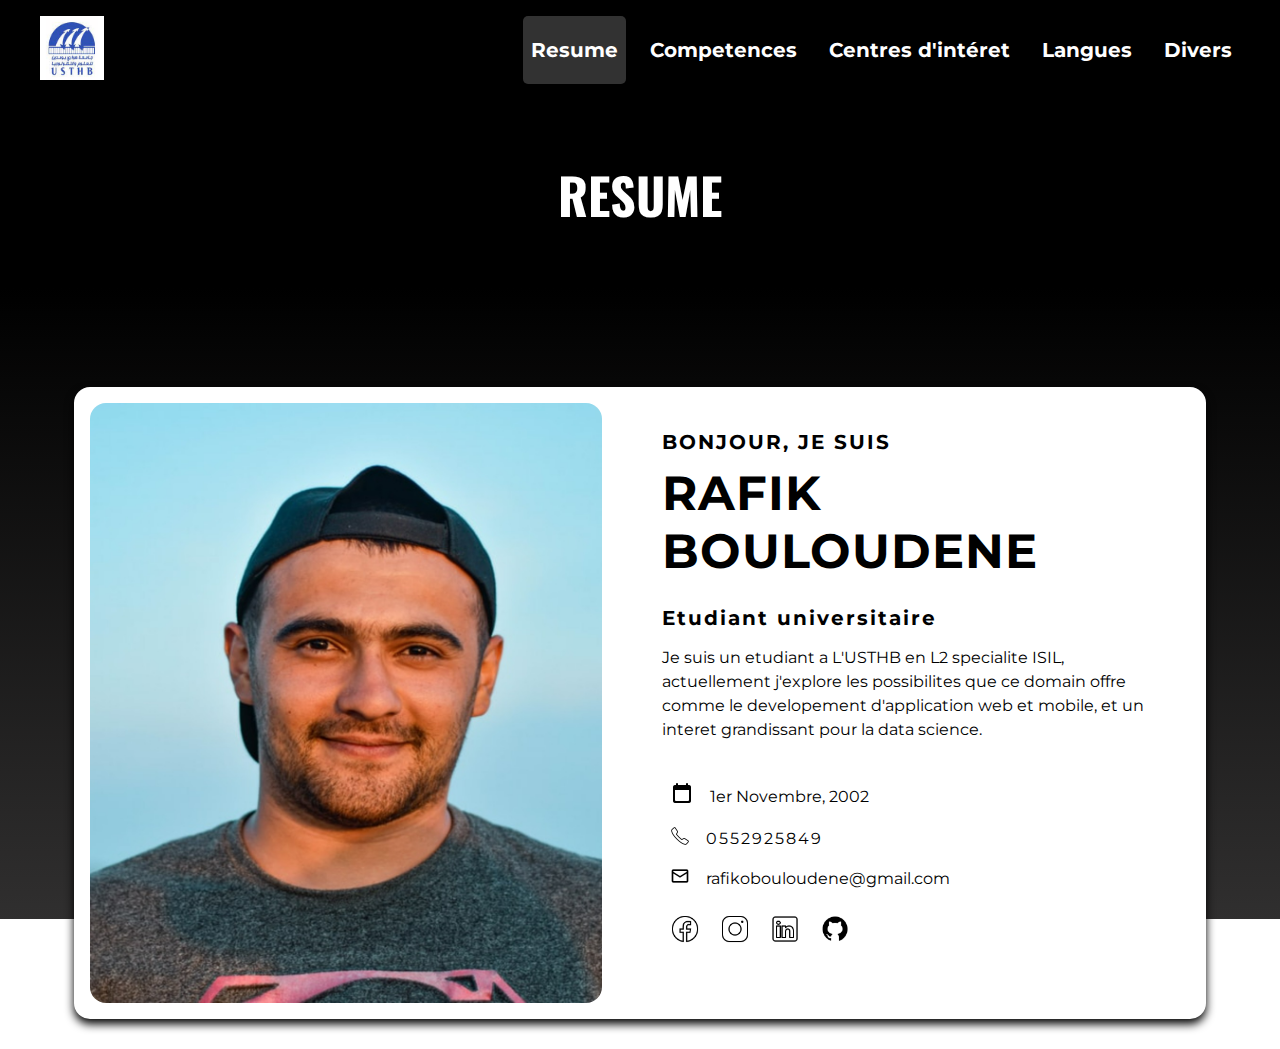
<file: index.html>
<!DOCTYPE html>
<html lang="en">

<head>
    <meta charset="UTF-8">
    <meta http-equiv="X-UA-Compatible" content="IE=edge">
    <meta name="viewport" content="width=device-width, initial-scale=1.0">
    <link rel="stylesheet" href="style.css">
    <script src="javas.js" defer></script>
    <title>Resume</title>
</head>

<body>

    <nav>
        <div class="image-container">
            <a href="https://www.usthb.dz/fr">
                <img src="images/usthb.png" title="USTHB">
            </a>
        </div>
        <ul class="links">
            <li id="resume" class="underline" style="background-color: rgb(50, 50, 50); border-radius: 5px;"><a href="index.html">Resume</a></li>
            <li id="comp"><a href="competence.html">Competences</a></li>
            <li id="interet"><a href="intrest.html" id="int">
                Centres
                    d'intéret
            </a>
            </li>
            <li><a href="langue.html">Langues</a></li>
            <li id="divers"><a href="divers.html">Divers</a></li>
        </ul>
        <div class="burger">
            <div class="line-1"></div>
            <div class="line-2"></div>
            <div class="line-3"></div>
        </div>
    </nav>
    <div class="for-animation">
        <div class="mobile-nav">
            <a href="index.html">Resume</a>
            <a href="competence.html">Competences</a>
            <a href="intrest.html">Centres d'interet</a>
            <a href="langue.html">Langues</a>
            <a href="divers.html">Divers</a>
           </div>
    </div>
    <div class="band"><h1>RESUME</h1></div>
   
    <div class="content-container" style="padding: 0px;">
        <div class="resume-content">
            <div class="banner">
                <div class="pfp-container"><img src="images/cvImageportrait.jpeg"></div>
                <div class="about">
                    <h4>BONJOUR, JE SUIS</h4>
                    <h3>RAFIK BOULOUDENE</h3>
                    <h4>Etudiant universitaire</h4>
                    <p>Je suis un etudiant a L'USTHB en L2 specialite ISIL, actuellement j'explore les possibilites que ce domain offre
                        comme le developement d'application web et mobile, et un interet grandissant pour la data science.
                    </p>
                    <ul class="list basic-info">
                    <li class="calendar">1er Novembre, 2002</li>
                    <li class="phone">0552925849</li>
                    <li class="mail">rafikobouloudene@gmail.com</li>
                    </ul>
                    <div class="socials">
                        <a href="#"><img src="images/icons8-facebook-50.png"></a>
                        <a href="#"><img src="images/icons8-instagram-50.png"></a>
                        <a href="#"><img src="images/icons8-linkedin-50.png"></a>
                        <a href="#"><img src="images/icons8-github-48.png"></a>
                    </div>
                </div>
            </div>
        </div>
    </div>


</body>

</html>
</file>
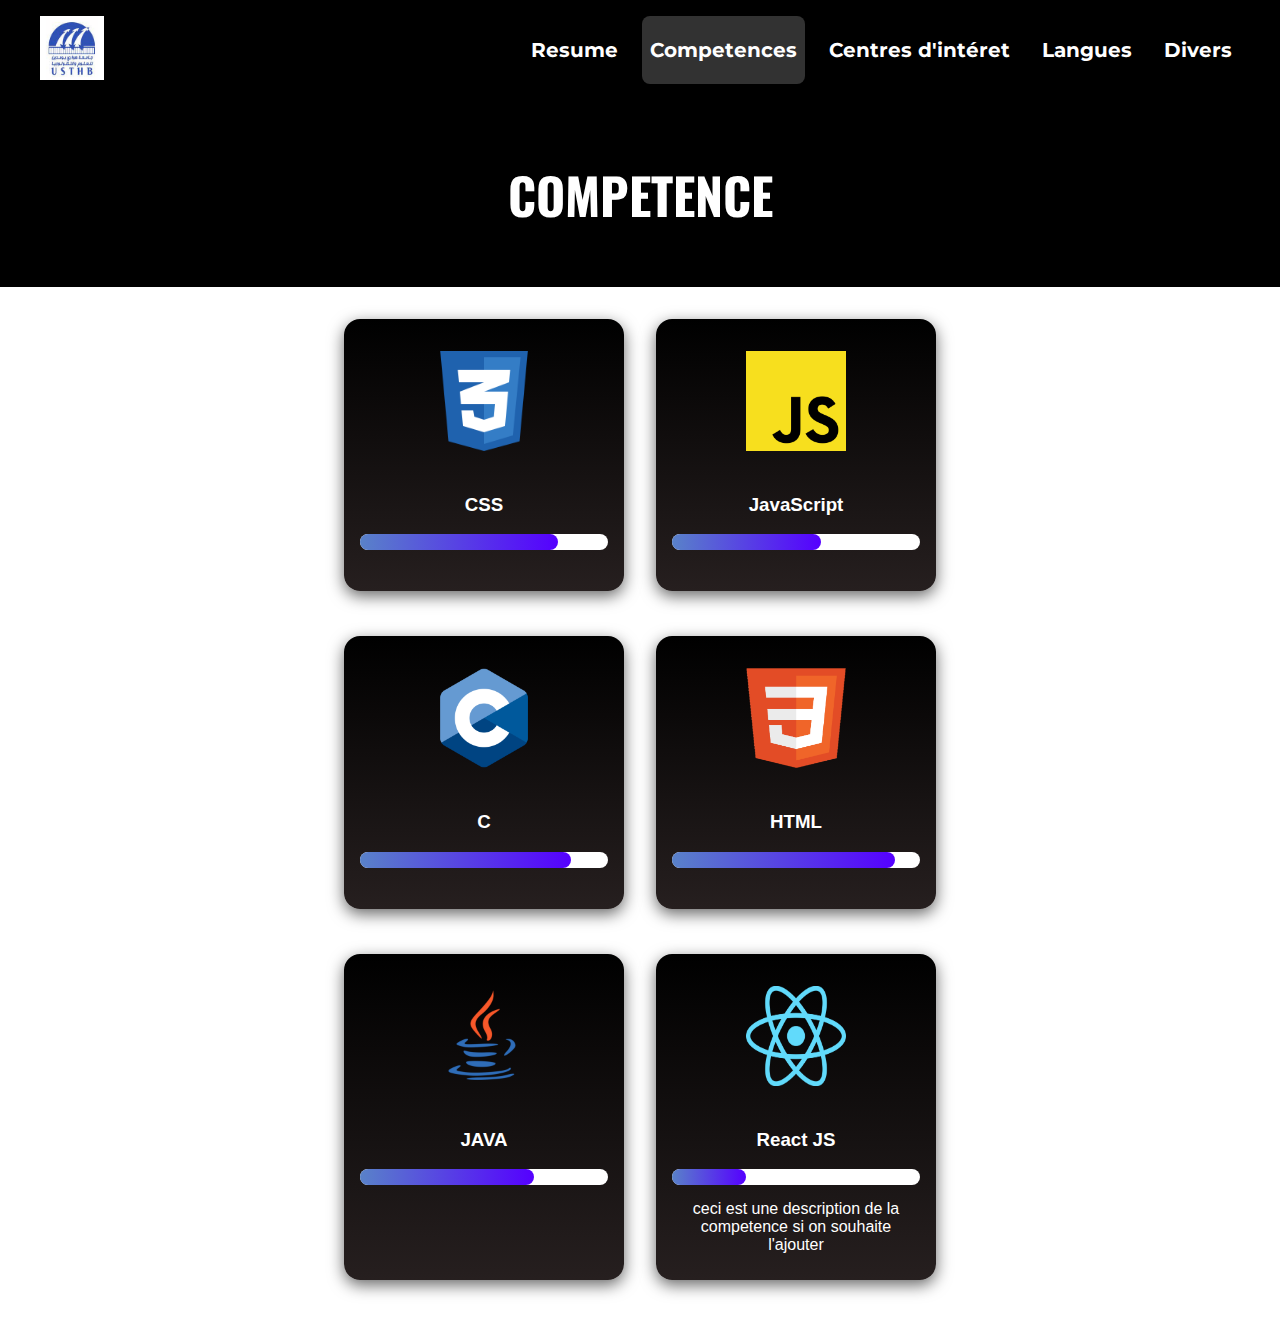
<file: competence.html>
<!DOCTYPE html>
<html lang="en">
<head>
    <meta charset="UTF-8">
    <meta http-equiv="X-UA-Compatible" content="IE=edge">
    <meta name="viewport" content="width=device-width, initial-scale=1.0">
    <link rel="stylesheet" href="style.css">
    <script src="javas.js" defer></script>
    <title>Competences</title>
</head>
<body>
    <nav>
        <div class="image-container">
            <a href="https://www.usthb.dz/fr">
                <img src="images/usthb.png" title="USTHB">
            </a>
        </div>
        <ul class="links">
            <li id="resume" class="underline"><a href="index.html">Resume</a></li>
            <li id="comp" style="background-color: rgb(50, 50, 50); border-radius: 8px;"><a href="competence.html">Competences</a></li>
            <li id="interet"><a href="intrest.html" id="int">
                Centres
                    d'intéret
            </a>
            </li>
            <li><a href="langue.html">Langues</a></li>
            <li id="divers"><a href="divers.html">Divers</a></li>
        </ul>
        <div class="burger">
            <div class="line-1"></div>
            <div class="line-2"></div>
            <div class="line-3"></div>
        </div>
    </nav>
    <div class="for-animation">
        <div class="mobile-nav">
            <a href="index.html">Resume</a>
            <a href="competence.html">Competences</a>
            <a href="intrest.html">Centres d'interet</a>
            <a href="langue.html">Langues</a>
            <a href="divers.html">Divers</a>
           </div>
    </div>
    <div class="band"><h1>COMPETENCE</h1></div>
    
    <div class="content-container">
        <div class="grid-container">
            <div class="card">
                <div class="card-image-container">
                    <img class="css" src="images/cssLogo.png">
                </div>
                <h3>CSS</h3>
                <div class="baro-metre">
                    <div style="width: 80%;"><div></div></div>
                </div>
            </div>
            <div class="card">
                <div class="card-image-container">
                    <img src="images/jslogo.png">
                </div>
                <h3>JavaScript</h3>
                <div class="baro-metre">
                    <div style="width: 60%;"><div></div></div>
                </div>
            </div>
            <div class="card">
                <div class="card-image-container">
                    <img src="images/logo_C.png">
                </div>
                <h3>C</h3>
                <div class="baro-metre">
                    <div style="width: 85%;"><div></div></div>
                </div>
            </div>
            <div class="card">
                <div class="card-image-container">
                    <img src="images/htmlLogo.png">
                </div>
                <h3>HTML</h3>
                <div class="baro-metre">
                    <div style="width: 90%;"><div></div></div>
                </div>
              <!--   <div class="card-desc">
                    Lorem ipsum dolor sit amet consectetur adipisicin
                </div> -->
            </div>
            <div class="card">
                <div class="card-image-container">
                    <img src="images/logojava.png">
                </div>
                <h3>JAVA</h3>
                <div class="baro-metre">
                    <div style="width: 70%;"><div></div></div>
                </div>
              <!--   <div class="card-desc">
                    Lorem ipsum dolor sit amet consectetur adipisicing
                </div> -->
            </div>
            <div class="card">
                <div class="card-image-container">
                    <img src="images/reactlogo.png">
                </div>
                <h3>React JS</h3>
                <div class="baro-metre">
                    <div style="width: 30%;"><div></div></div>
                </div>
                <div class="card-desc">
                    ceci est une description de la competence si on souhaite l'ajouter
                </div>
            </div>
        </div>
    </div>
    
</body>

</html>
</file>
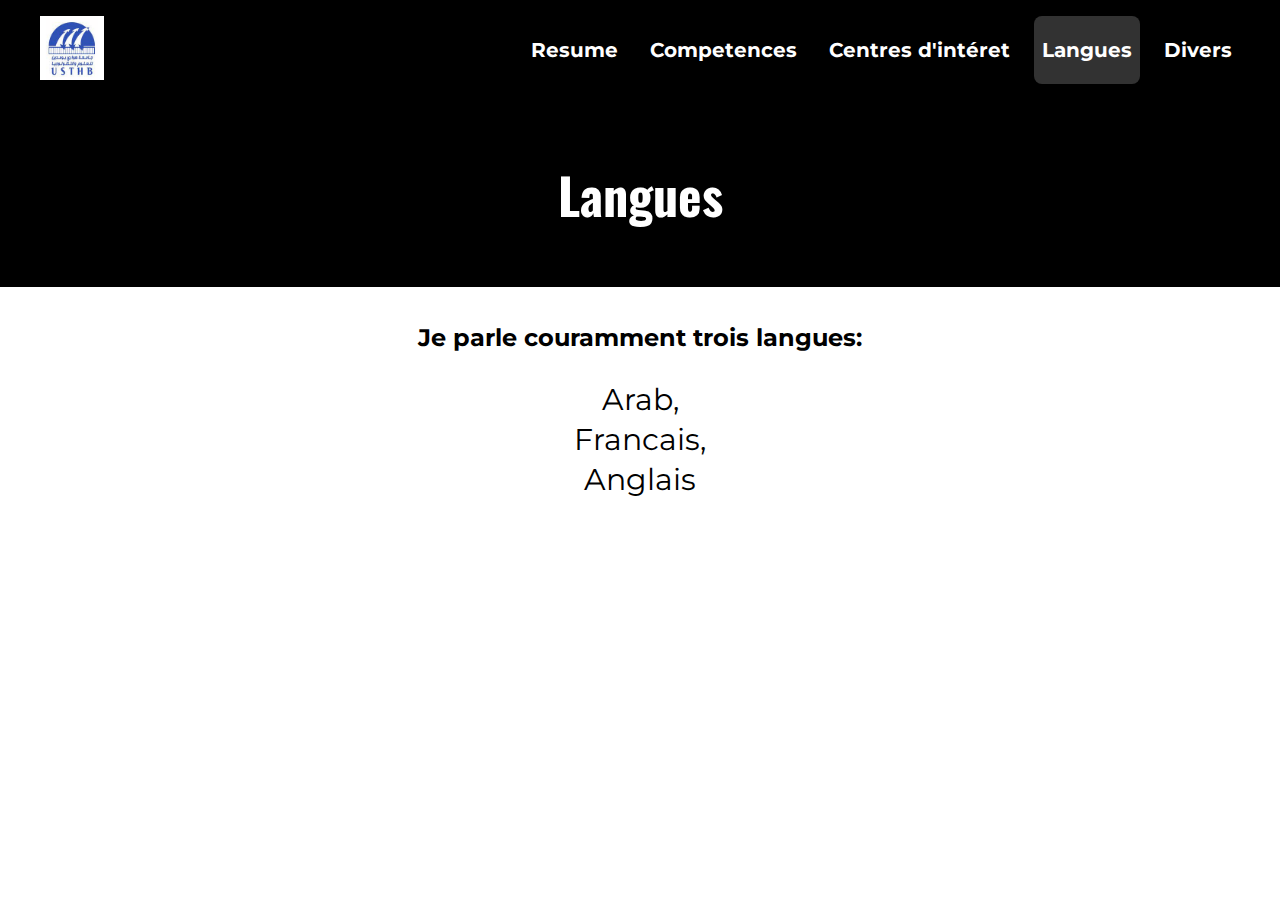
<file: langue.html>
<!DOCTYPE html>
<html lang="en">
<head>
    <meta charset="UTF-8">
    <meta http-equiv="X-UA-Compatible" content="IE=edge">
    <meta name="viewport" content="width=device-width, initial-scale=1.0">
    <link rel="stylesheet" href="style.css">
    <script src="javas.js" defer></script>
    <title>Langues</title>
</head>
<body>
    <nav>
        <div class="image-container">
            <a href="https://www.usthb.dz/fr">
                <img src="images/usthb.png" title="USTHB">
            </a>
        </div>
        <ul class="links">
            <li id="resume" class="underline"><a href="index.html">Resume</a></li>
            <li id="comp"><a href="competence.html">Competences</a></li>
            <li id="interet" class="int"><a href="intrest.html">
                Centres
                    d'intéret
            </a>
            </li>
            <li  style="background-color: rgb(50, 50, 50); border-radius: 8px;"><a href="langue.html">Langues</a></li>
            <li id="divers"><a href="divers.html">Divers</a></li>
        </ul>
        <div class="burger">
            <div class="line-1"></div>
            <div class="line-2"></div>
            <div class="line-3"></div>
        </div>
    </nav>
    <div class="for-animation">
        <div class="mobile-nav">
            <a href="index.html">Resume</a>
            <a href="competence.html">Competences</a>
            <a href="intrest.html">Centres d'interet</a>
            <a href="langue.html">Langues</a>
            <a href="divers.html">Divers</a>
           </div>
    </div>
    <div class="band"><h1>Langues</h1></div>
    
    <div class="content-container">
        <div class="langue">
            <h2>Je parle couramment trois langues:</h2>
            <ul>
                <li>Arab,</li>
                <li>Francais,</li>
                <li>Anglais</li>
            </ul>
        </div>
    </div>
    
</body>

</html>
</file>
<file: style.css>
@import url('https://fonts.googleapis.com/css2?family=Oswald:wght@600&display=swap');
@import url('https://fonts.googleapis.com/css2?family=Montserrat&display=swap');


/* styling general */

body,html{
    margin: 0;
      font-family: 'Montserrat', sans-serif;
}

nav{
    display: flex;
    background-color: rgb(0, 0, 0);
    padding: 8px 32px;
    gap: 32px;
}

li {
    list-style:none;
}

li  > a, li > a:visited{
    text-decoration: none;
    color: white;
}


li > a {
    position:relative;
}

li > a::after {
    content: '';
    position: absolute;
    bottom: 0;
    left: 0;
    width: 100%;
    height: 1px;
    background-color: white;
    transform: scaleX(0);
    transition:0.3s ease;
}

li > a:hover::after{
    transform: scaleX(1);
}


.content-container {
    padding: 16px;
}

.links{
    flex: 1;
    display: flex;
    justify-content: flex-end;
    flex-wrap: wrap;
    gap: 16px;
}

ul{
    padding: 8px;
    margin: 0;
}

.links > li {
    font-size: 20px;
    display: flex;
    align-items: center;
    list-style: none;
    padding: 8px;
    font-weight: bold;
    line-height: 28px;
}

.image-container {
    width: 64px;
}


nav img {
    max-width: 100%;
    height: auto;
    margin: 8px;
}

nav img:hover{
    cursor: pointer;
}

.burger {
    display: none;
 }

.burger div {
    width: 25px;
    height: 3px;
    margin: 3px;
    background-color: white;
    transition: 0.5s ease;
}

.toggle .line-1 {
    transform: rotate(-45deg)  translate(-8px,5px);
}

.toggle .line-2 {
    opacity: 0;;
}

.toggle .line-3 {
    transform: rotate(45deg) translate(-8px,-5px);
}

.mobile-nav{
    padding: 16px 0px;
}

.for-animation {
    max-height: 0;
    overflow-y: hidden;
    transition: max-height 0.5s cubic-bezier(0.34, 0.17, 0.49, 0.85);
}

.slide {
    max-height: 288px;
}

.mobile-nav a,a:visited{
    text-decoration: none;
    padding: 16px;
    display: block;
    color: black;
    font-weight: 300;
}

.mobile-nav a:hover {
    background-color: #eee;
    cursor: pointer;
}

.band{
    font-family: 'Oswald';
    background-color: black;
    color: white;
    display: flex;
    align-items: center;
    justify-content: center;
    padding: 30px;
    text-align: center;
    line-height: 1.2;
}

.band h1 {
    font-size: 50px;
    font-weight: 700;
}

/* resume */

.resume-content {
    background-image: linear-gradient(to bottom,black,rgb(48, 47, 47));
}

.banner {
    position: relative;
    display: flex;
    background-color: white;
    padding: 16px;
    width: 1100px;
    border-radius: 16px;
    box-shadow: 0px 5px 10px rgb(0, 0, 0);
    bottom: -100px;
    margin: 0 auto;
    margin-bottom: 130px;
}

.pfp-container{
    display: flex;
    flex: 1;
    padding-right: 60px;
}

.pfp-container > img {
    width: 100%;
    max-height: 600px;
    border-radius: 16px;
}

.about {
    flex: 1;
    padding-right: 16px;
}


.about h4 {
    margin-bottom: 8px;
    font-size: 20px;
    letter-spacing: 2px;
}

.about h3{
    font-size: 48px;
    font-weight: bold;
    letter-spacing: 1px;
    margin-top: 10px;
    margin-bottom: 8px;
}

.basic-info a {
    color: black;
    font-size: 16px;
}

.phone {
    letter-spacing: 2px;
}

.basic-info li {
    margin: 16px 0;
    display: flex;
    align-items: center;
}
.phone::before {
    content: url(images/icons8-phone-20.png);
    padding-right: 16px;
}

.calendar::before {
    content: url(images/icons8-calendar-24.png);
    padding-right: 16px;
}

.mail::before {
    content: url(images/icons8-mail-20.png);
    padding-right: 16px;
}
.about p {
    line-height: 1.5;
    max-width: 520px;
}

.socials a {
    margin: 3px 8px;
}

.socials img {
   width: 30px;
}

.socials img:hover {
    animation: rotate 1s infinite;
}

/* comptence */

.grid-container {
    display: grid;
    width: 70%;
    margin: 0 auto;
    padding: 16px;
    grid-template-columns: repeat(auto-fit,minmax(170px,280px));
    column-gap: 32px;
    row-gap: 45px;
    justify-content: center;
    margin-bottom: 16px;
}

.card {
    font-family: Arial, Helvetica, sans-serif;
    display: flex;
    flex-direction: column;
    border-radius: 16px;
    padding: 16px;
    box-shadow: 0px 5px 16px rgb(0, 0, 0,0.6);
    color: white;
    background-image: linear-gradient(black,rgb(38, 31, 31));
    text-align: center;
    transition: 0.5s ease;
}

.card:hover {
    transform: scale(1.1);
    box-shadow: 0px 5px 32px rgb(0, 0, 0,0.8);
}

.card-image-container {
    display: flex;
    align-items: center;
    justify-content: center;
    padding: 16px;
    margin-bottom: 8px;

}

.baro-metre {
    margin-bottom: 25px;
    background-color: white;
    border-radius: 8px;
    height: 16px;
}

.card:last-of-type .baro-metre {
    margin-bottom: 5px;
}

.baro-metre > div {
    box-sizing: border-box;
    border-radius:8px;
    height: 100%;
}

.baro-metre > div > div {
    height: 100%;
    border-radius: 8px;
    animation: progressBar 3s ease-out;
    background-image: linear-gradient(to right,rgb(89, 130, 201),rgb(85, 0, 255));
}

.v90 {
    width: 90%;
}

.v70 {
    width: 70%;
}
.v80{
    width: 80%;
}

.v60 {
    width: 60%;
}

.v85 {
    width: 85%;
}


.v30 {
    width: 30%;
}

.card-image-container > img {
    width: 100px;
    height: 100px;
}

.card-desc {
    padding: 10px 0px;
    flex: 1;
    display: flex;
    align-items: center;
    justify-content: center;
}

/* Langues */

.langue {
    text-align: center;
}

.langue  > ul > li {
       list-style: none;
       line-height: 40px;
       font-size: 30px;
}


/* divers */

.divers-content h2 {
    margin: 0;
    padding: 16px 0px;
}

.photos {
    padding: 8px 32px;
    margin-top: 16px;
    margin-bottom: 32px;
}

.gallery {
    display: flex;
    flex-wrap: wrap;
    gap:8px;
}

.gallery li {
    height: 40vh;
    flex-grow: 1;
}

li img {
    width: 100%;
    height: 100%;
}

.gallery li:last-child {
    flex-grow: 8;
}


.citation-container {
    background-color: #eee;
    padding: 32px;
}

.text {
     display: flex;
     flex-direction: column;
     width: 60%;
     margin: 0 auto;
}

.citation{
    line-height: 40px;
    margin: 0;
    font-size: 30px;
    font-family: Georgia, 'Times New Roman', Times, serif;
    font-style: italic;
    align-self: center;
}

.citation::before {
   content: open-quote;
}

.citation::after {
    content: close-quote;
 }

 .author{
    width: max-content;
    font-size: 20px;
    font-family: Georgia, 'Times New Roman', Times, serif;
    align-self: flex-end;
 }

 /* centre d'interet */

 .intrest-container > div {
    padding: 16px 36px;
    margin:10px 0px;
 }


.echecs {
    background-color: rgb(129, 226, 199);
}

.echecs img {
    width: 25px;
    height: 25px;
}

.echecs img:hover {
   animation: rotate 1s infinite;
}

.sport {
    background-color: rgb(252, 196, 148);
}

.gaming {
    background-color: rgb(235, 221, 168);
}

.gaming a {
    text-decoration: none;
}
.gaming img {
    width: 30px;
    margin: 0px 8px;
}

/* media */

@media screen and (max-width:1200px) {
    .pfp-container {
        padding: 0px;
    }
      .banner {
          flex-direction: column;
          width: 70%;
          align-items: center;
      }
}

@media screen and (max-width:875px) {
    .resume-content{
         flex-direction: column;
    }
    .links {
        justify-content: center;
    }
    .text {
        width: 90%;
    }
}

@media screen and (max-width:700px) {
    .links {
        display: none;
    }

    .band h1 {
        font-size: 40px;
    }
    .burger {
        display: flex;
        flex-direction: column;
        justify-content: center;
        flex: 1;
        align-items: flex-end;
    }
    .content-container {
        padding: 16px;
    }
    .image-container {
        width: 40px;
    }
   
}

@media screen and (max-width:635px) {
    .banner{
        box-sizing: border-box;
        bottom: 0;
        width: 100%;
        border-radius: 0px;
        align-items: stretch;
        box-shadow: none;
        padding: 16px;
        margin-bottom: 0px;
    }
    .about h3{
        font-size: 33px;
    }
    .mail {
        font-size: 12px;
    }

    .photos {
        padding: 8px;
    }

    .citation {
        font-size: 24px;
    }
    
    .gallery {
        flex-direction: column;
        gap: 8px;
    }

    .gallery li {
        height: fit-content;
    }
}


/* animation */

@keyframes progressBar {
    0% { width: 0;}
    100% { width: 100%; }
}

@keyframes rotate {

    0% {transform: rotate(0deg);}
    25% {transform: rotate(-50deg);}
    50% {transform: rotate(50deg);}
    100%{transform: rotate(0deg);}
}

@keyframes shake {
    0% { transform: translate(1px, 1px)}
    10% { transform: translate(-1px, -2px) }
    20% { transform: translate(-1px, 0px)}
    30% { transform: translate(1px, 2px)}
    40% { transform: translate(1px, -1px)}
    50% { transform: translate(-1px, 2px) }
    60% { transform: translate(-1px, 1px)}
    70% { transform: translate(1px, 1px) }
    80% { transform: translate(-1px, -1px)}
    90% { transform: translate(1px, 2px)}
    100% { transform: translate(1px, -2px) }
}
</file>
